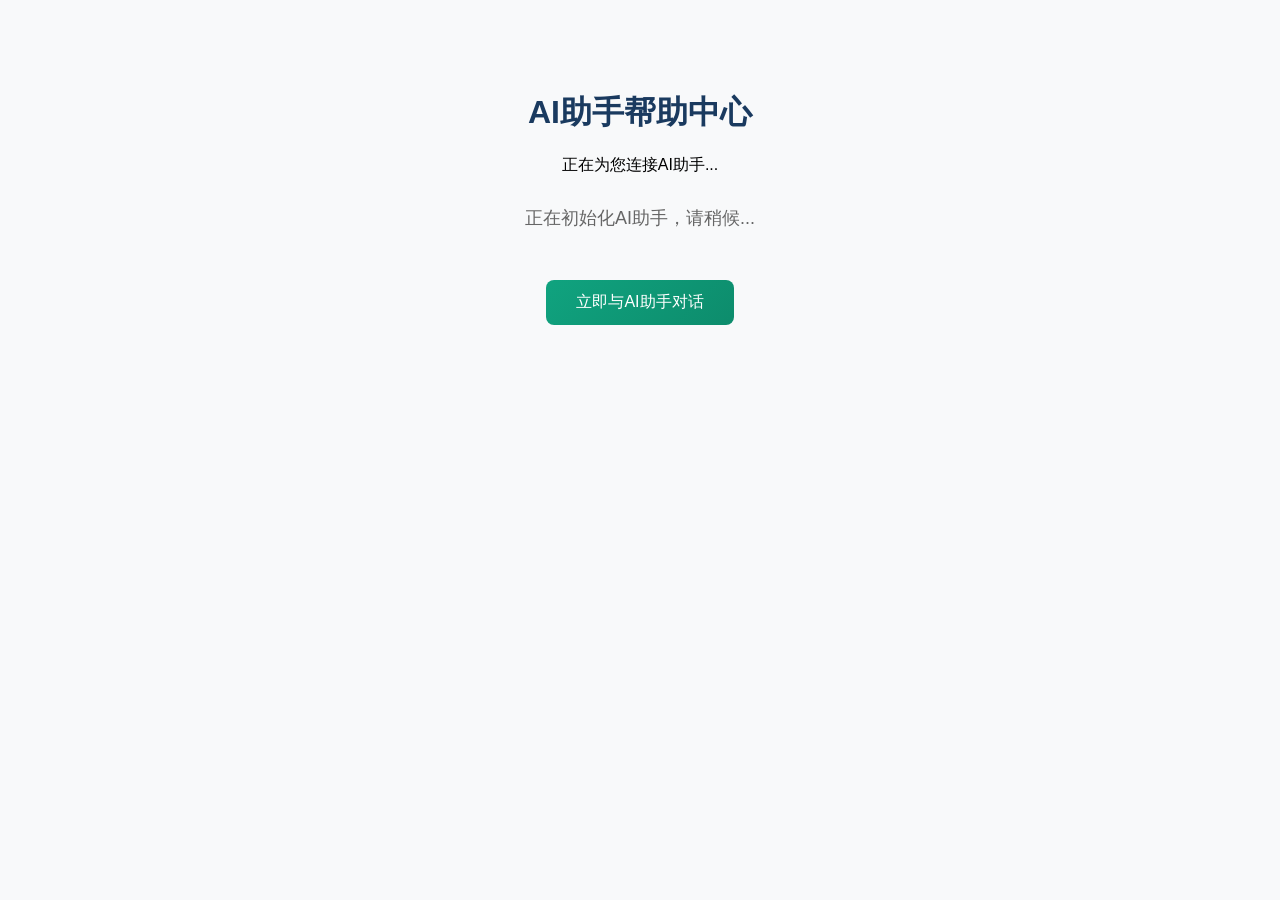
<file: frontend/aichat_help.html>
<!DOCTYPE html>
<html>
<head>
    <meta charset="utf-8">
    <title>帮助中心 - AI助手</title>
    <style>
        body {
            font-family: 'Microsoft YaHei', sans-serif;
            margin: 0;
            padding: 0;
            background: #f8f9fa;
        }
        
        .help-container {
            max-width: 800px;
            margin: 50px auto;
            padding: 20px;
            text-align: center;
        }
        
        .help-header h1 {
            color: #1a3a5f;
            margin-bottom: 20px;
        }
        
        .loading-text {
            font-size: 18px;
            color: #666;
            margin: 30px 0;
        }
        
        .start-btn {
            padding: 12px 30px;
            background: linear-gradient(135deg, #10a37f, #0d8c6c);
            color: white;
            border: none;
            border-radius: 8px;
            font-size: 16px;
            cursor: pointer;
            margin-top: 20px;
        }
    </style>
</head>
<body>
    <div class="help-container">
        <div class="help-header">
            <h1>AI助手帮助中心</h1>
            <p>正在为您连接AI助手...</p>
        </div>
        
        <div class="loading-text" id="status">
            正在初始化AI助手，请稍候...
        </div>
        
        <button class="start-btn" onclick="startAIAssistant()">
            立即与AI助手对话
        </button>
    </div>
    
    <script>
        // 自动跳转到AI助手
        function startAIAssistant() {
            // 如果chat.js已加载，直接调用
            if (typeof switchToChatPage !== 'undefined') {
                switchToChatPage('AI助手', '系统助手');
            } else {
                document.getElementById('status').textContent = '正在加载聊天系统...';
                setTimeout(startAIAssistant, 1000);
            }
        }
        
        // 页面加载后自动尝试启动
        window.onload = function() {
            setTimeout(startAIAssistant, 1500);
        };
    </script>
</body>
</html>
</file>
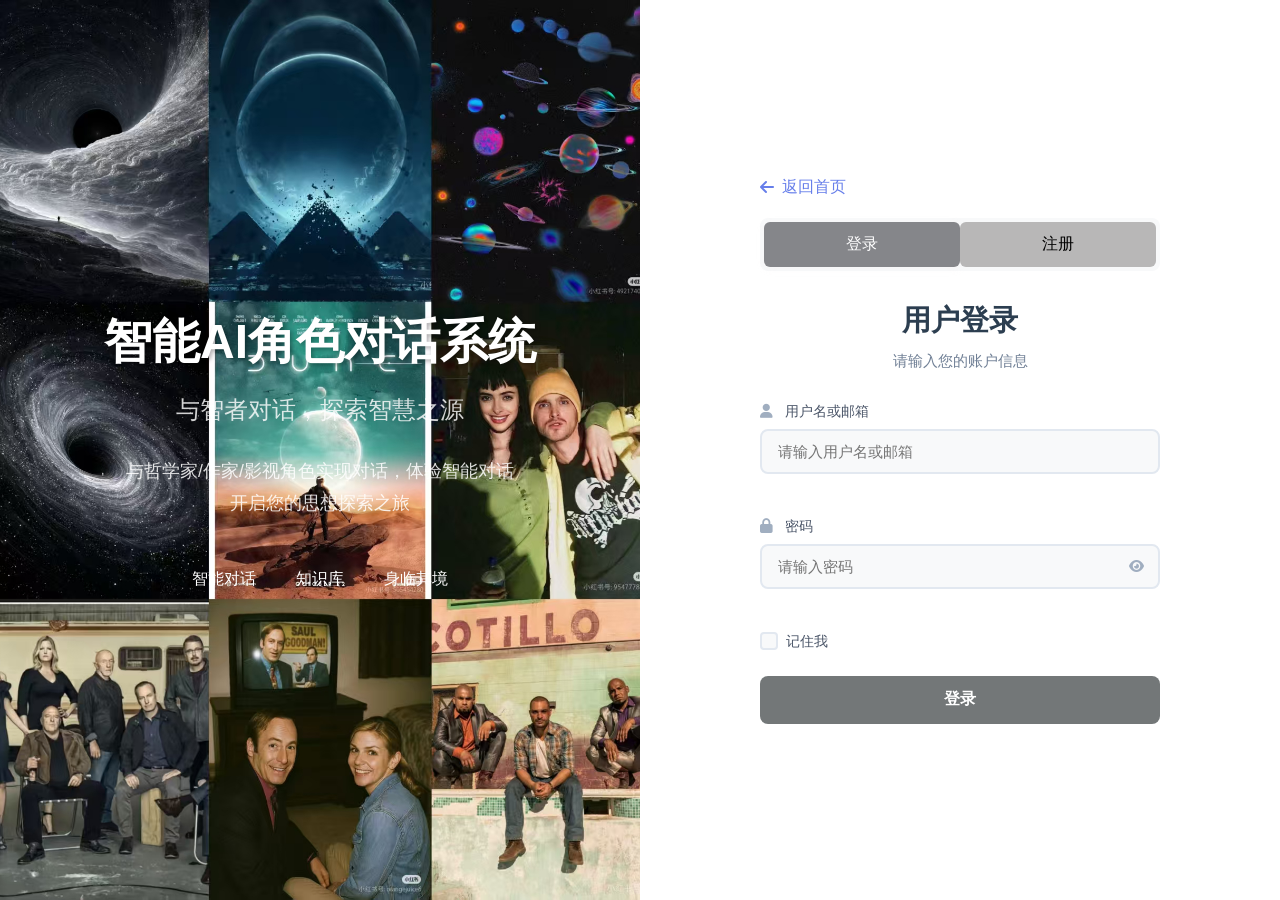
<file: frontend/aichat_login.html>
<!DOCTYPE html>
<html lang="zh-CN">
<head>
    <meta charset="UTF-8">
    <meta name="viewport" content="width=device-width, initial-scale=1.0">
    <title>哲学AI对话系统 - 登录</title>
    <link rel="stylesheet" href="aichat_login.css">
    <link rel="stylesheet" href="https://cdnjs.cloudflare.com/ajax/libs/font-awesome/6.4.0/css/all.min.css">
</head>
<body>
    <div class="login-container">
        <!-- 左侧图片区域 -->
        <div class="login-left">
            <div class="image-overlay">
                <div class="welcome-text">
                    <h1>智能AI角色对话系统</h1>
                    <p class="subtitle">与智者对话，探索智慧之源</p>
                    <p class="description">
                        与哲学家/作家/影视角色实现对话，体验智能对话<br>
                        开启您的思想探索之旅
                    </p>
                    <div class="features">
                        <div class="feature-item">
                             <span>智能对话</span>
                        </div>
                        <div class="feature-item">
                              <span>知识库</span>
                        </div>
                        <div class="feature-item">
                              <span>身临其境</span>
                        </div>
                    </div>
                </div>
            </div>
        </div>

        <!-- 右侧登录区域 -->
        <div class="login-right">
            <div class="login-form-container">
                <!-- 返回首页按钮 -->
                <a href="aichat_root.html" class="back-home">
                    <i class="fas fa-arrow-left"></i> 返回首页
                </a>

                <!-- 登录/注册切换 -->
                <div class="form-switch">
                    <button class="switch-btn active" id="loginBtn">登录</button>
                    <button class="switch-btn" id="registerBtn">注册</button>
                </div>

                <!-- 登录表单 -->
                <form id="loginForm" class="auth-form active">
                    <div class="form-header">
                        <h2>用户登录</h2>
                        <p>请输入您的账户信息</p>
                        <!-- 修改第37行： -->
<div id="messageBox" style="display: none; padding: 12px; margin: 10px 0; border-radius: 6px;"></div>
                    </div>

                    <div class="form-group">
                        <label for="loginUsername">
                            <i class="fas fa-user"></i> 用户名或邮箱
                        </label>
                        <input 
                            type="text" 
                            id="loginUsername" 
                            name="username"
                            placeholder="请输入用户名或邮箱"
                            required
                        >
                        <div class="error-message" id="loginUsernameError"></div>
                    </div>

                    <div class="form-group">
                        <label for="loginPassword">
                            <i class="fas fa-lock"></i> 密码
                        </label>
                        <div class="password-container">
                            <input 
                                type="password" 
                                id="loginPassword" 
                                name="password"
                                placeholder="请输入密码"
                                required
                            >
                            <button type="button" class="toggle-password" onclick="togglePassword('loginPassword')">
                                <i class="fas fa-eye"></i>
                            </button>
                        </div>
                        <div class="error-message" id="loginPasswordError"></div>
                    </div>

                    <div class="form-options">
                        <label class="checkbox-container">
                            <input type="checkbox" id="rememberMe">
                            <span class="checkmark"></span>
                            记住我
                        </label>
                       
                    </div>

                    <button type="submit" class="submit-btn" id="loginSubmitBtn">
                        <span>登录</span>
                        <div class="spinner hidden">
                            <div class="bounce1"></div>
                            <div class="bounce2"></div>
                            <div class="bounce3"></div>
                        </div>
                    </button>
                </form>

                <!-- 注册表单 -->
                <form id="registerForm" class="auth-form">
                    <div class="form-header">
                        <h2>用户注册</h2>
                        <p>创建您的哲学AI账户</p>
                    </div>

                    <div class="form-group">
                        <label for="registerUsername">
                            <i class="fas fa-user"></i> 用户名
                        </label>
                        <input 
                            type="text" 
                            id="registerUsername" 
                            name="username"
                            placeholder="请输入用户名（3-20位字母数字）"
                            required
                        >
                        <div class="error-message" id="registerUsernameError"></div>
                    </div>

                    <div class="form-group">
                        <label for="registerEmail">
                            <i class="fas fa-envelope"></i> 邮箱
                        </label>
                        <input 
                            type="email" 
                            id="registerEmail" 
                            name="email"
                            placeholder="请输入邮箱"
                            required
                        >
                        <div class="error-message" id="registerEmailError"></div>
                    </div>

                    <div class="form-group">
                        <label for="registerFullName">
                            <i class="fas fa-id-card"></i> 姓名
                        </label>
                        <input 
                            type="text" 
                            id="registerFullName" 
                            name="full_name"
                            placeholder="请输入您的姓名"
                            required
                        >
                        <div class="error-message" id="registerFullNameError"></div>
                    </div>

                    <div class="form-group">
                        <label for="registerPassword">
                            <i class="fas fa-lock"></i> 密码
                        </label>
                        <div class="password-container">
                            <input 
                                type="password" 
                                id="registerPassword" 
                                name="password"
                                placeholder="请输入密码（至少6位）"
                                required
                            >
                            <button type="button" class="toggle-password" onclick="togglePassword('registerPassword')">
                                <i class="fas fa-eye"></i>
                            </button>
                        </div>
                        <div class="error-message" id="registerPasswordError"></div>
                    </div>

                    <div class="form-group">
                        <label for="registerConfirmPassword">
                            <i class="fas fa-lock"></i> 确认密码
                        </label>
                        <div class="password-container">
                            <input 
                                type="password" 
                                id="registerConfirmPassword" 
                                name="confirm_password"
                                placeholder="请再次输入密码"
                                required
                            >
                            <button type="button" class="toggle-password" onclick="togglePassword('registerConfirmPassword')">
                                <i class="fas fa-eye"></i>
                            </button>
                        </div>
                        <div class="error-message" id="registerConfirmPasswordError"></div>
                    </div>

                    

                    <button type="submit" class="submit-btn" id="registerSubmitBtn">
                        <span>注册</span>
                        <div class="spinner hidden">
                            <div class="bounce1"></div>
                            <div class="bounce2"></div>
                            <div class="bounce3"></div>
                        </div>
                    </button>
                
                </form>

               
                

          
        </div>
    </div>

    <!-- 模态框容器 -->
    <div id="modalContainer"></div>

    <script src="aichat_login.js"></script>
</body>
</html>
</file>
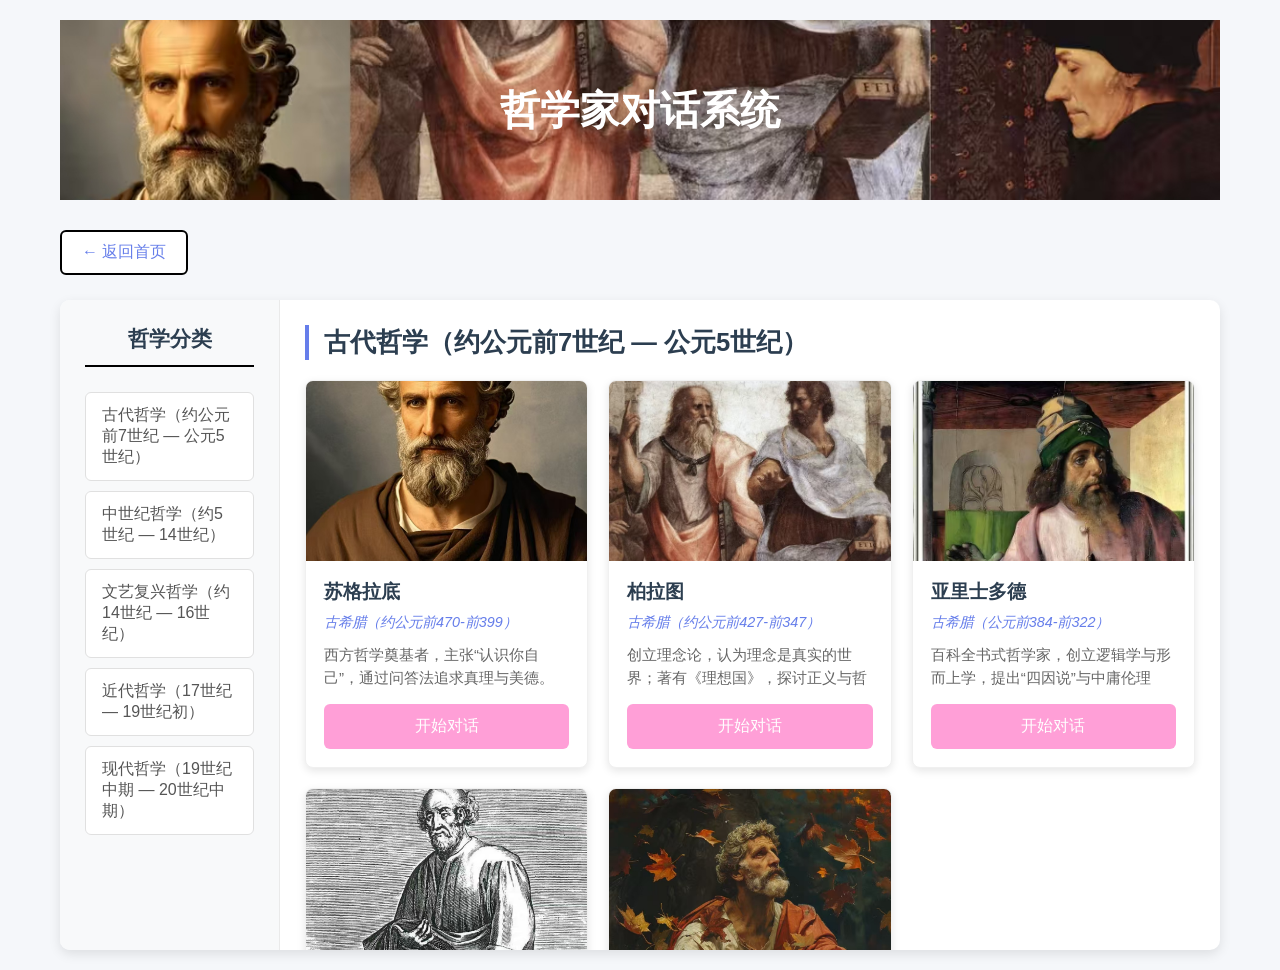
<file: frontend/aichat_philosophers.html>
<!DOCTYPE html>
<html lang="zh-CN">
<head>
    <meta charset="UTF-8">
    <meta name="viewport" content="width=device-width, initial-scale=1.0">
    <title>哲学家对话系统</title>
    <style>
        /* ==================== CSS重置 ==================== */
        * {
            margin: 0;
            padding: 0;
            box-sizing: border-box;
        }
        
        body {
            font-family: 'Microsoft YaHei', Arial, sans-serif;
            background-color: #f5f7fa;
            color: #333;
        }
        
        /* ==================== 主容器 ==================== */
        .container {
            width: 1200px;
            margin: 0 auto;
            padding: 20px;
        }
        
        /* ==================== 顶部区域 ==================== */
      .header {
            height: 180px;
              background: url('my_imgs/哲学家.jpg') center -100px / cover no-repeat;
           color: white;
            text-align: center;
            line-height: 180px;
            margin-bottom: 30px;
            /* border-radius: 10px; */
            /* box-shadow: 0 4px 12px rgba(102, 126, 234, 0.3); */
        }
        
        
        .header h1 {
            font-size: 2.5rem;
            font-weight: 600;
        }
        
        /* ==================== 返回按钮 ==================== */
        .back-btn {
            margin-bottom: 25px;
        }
        
        .back-btn a {
            display: inline-block;
            padding: 10px 20px;
            background: white;
            color: #667eea;
            text-decoration: none;
            border-radius: 6px;
            border: 2px solid  #000000;
            font-weight: 500;
            transition: all 0.2s;
        }
        
        .back-btn a:hover {
            background: #667eea;
            color: white;
        }
        
        /* ==================== 主体布局 ==================== */
        .main-content {
            display: flex;
            height: 650px;
            background: white;
            border-radius: 10px;
            box-shadow: 0 4px 12px rgba(0, 0, 0, 0.1);
            overflow: hidden;
        }
        
        /* ==================== 左侧导航 ==================== */
        .sidebar {
            width: 220px;
            background: #f8f9fa;
            border-right: 1px solid #eaeaea;
            padding: 25px;
        }
        
        .sidebar h3 {
            color: #2c3e50;
            font-size: 1.3rem;
            margin-bottom: 25px;
            padding-bottom: 12px;
            border-bottom: 2px solid #000000;
            text-align: center;
        }
        
        .nav-menu {
            list-style: none;
        }
        
        .nav-menu li {
            margin-bottom: 10px;
        }
        
        .nav-menu a {
            display: block;
            padding: 12px 16px;
            background: white;
            color: #555;
            text-decoration: none;
            border-radius: 6px;
            border: 1px solid #e0e0e0;
            transition: all 0.2s;
        }
        
        .nav-menu a:hover {
            background:  #B2B2B2;
            color: white;
            border-color:#B2B2B2 ;
        }
        
        /* ==================== 右侧内容区 ==================== */
        .content-area {
            flex: 1;
            padding: 25px;
            overflow-y: auto;
        }
        
        /* 滚动条样式 */
       .content-area {
    /* 保持原有样式 */
    flex: 1;
    padding: 25px;
    overflow-y: auto;
    
    /* 隐藏滚动条但不影响布局 */
    scrollbar-width: none; /* Firefox */
    -ms-overflow-style: none; /* IE/Edge */
}

.content-area::-webkit-scrollbar {
    display: none; /* Chrome, Safari, Edge */
}
        /* ==================== 哲学家分类区 ==================== */
        .philosopher-section {
            margin-bottom: 35px;
        }
        
        .philosopher-section h2 {
            color: #2c3e50;
            font-size: 1.6rem;
            margin-bottom: 20px;
            padding-left: 15px;
            border-left: 4px solid #667eea;
        }
        
        /* ==================== 哲学家网格 ==================== */
        .philosopher-grid {
            display: grid;
            grid-template-columns: repeat(3, 1fr);
            gap: 20px;
        }
        
        /* ==================== 哲学家卡片 ==================== */
        .philosopher-card {
            background: white;
            border-radius: 8px;
            overflow: hidden;
            box-shadow: 0 3px 8px rgba(0, 0, 0, 0.1);
            border: 1px solid #f0f0f0;
            transition: all 0.3s;
        }
        
        .philosopher-card:hover {
            box-shadow: 0 6px 16px rgba(0, 0, 0, 0.15);
            transform: translateY(-5px);
        }
        
        .card-image {
            height: 180px;
            overflow: hidden;
        }
        
        .card-image img {
            width: 100%;
            height: 100%;
            object-fit: cover;
            transition: transform 0.3s;
        }
        
        .philosopher-card:hover .card-image img {
            transform: scale(1.05);
        }
        
        .card-content {
            padding: 18px;
        }
        
        .card-content h3 {
            color: #2c3e50;
            font-size: 1.2rem;
            margin-bottom: 8px;
        }
        
        .card-era {
            color: #667eea;
            font-size: 0.9rem;
            margin-bottom: 12px;
            font-style: italic;
        }
        
        .card-description {
            color: #666;
            font-size: 0.95rem;
            line-height: 1.5;
            margin-bottom: 18px;
            height: 42px;
            overflow: hidden;
        }
        
        /* ==================== 对话按钮 ==================== */
        .chat-btn {
            width: 100%;
            padding: 12px;
            background:    #FF9FD7;
            color: white;
            border: none;
            border-radius: 6px;
            cursor: pointer;
            font-size: 1rem;
            font-weight: 500;
            transition: all 0.2s;
        }
        
        .chat-btn:hover {
            background:  #F23BC6;
        }
        
        /* ==================== 动画效果 ==================== */
        @keyframes fadeIn {
            from {
                opacity: 0;
                transform: translateY(10px);
            }
            to {
                opacity: 1;
                transform: translateY(0);
            }
        }
        
        .philosopher-section {
            animation: fadeIn 0.4s ease forwards;
        }
        
        /* 为不同分类添加延迟效果 */
        #eastern { animation-delay: 0.1s; }
        #female { animation-delay: 0.2s; }
        #chinese { animation-delay: 0.3s; }
        
    </style>
</head>
<body>
    <div class="container">
        <!-- 顶部标题 -->
        <div class="header">
            <h1>哲学家对话系统</h1>
        </div>
        
        <!-- 返回按钮 -->
        <div class="back-btn">
            <a href="aichat_root.html">← 返回首页</a>
        </div>
        
        <!-- 主体内容 -->
        <div class="main-content">
            <!-- 左侧导航 -->
            <div class="sidebar">
                <h3>哲学分类</h3>
                <ul class="nav-menu">
                    <li><a href="#Ancient Philosophy"> 古代哲学（约公元前7世纪 — 公元5世纪）</a></li>
                    <li><a href="#Medieval Philosophy"> 中世纪哲学（约5世纪 — 14世纪）</a></li>
                    <li><a href="#Renaissance Philosophy">文艺复兴哲学（约14世纪 — 16世纪）</a></li>
                    <li><a href="#Modern Philosophy">近代哲学（17世纪 — 19世纪初）</a></li>
					<li><a href="#Contemporary Philosophy">现代哲学（19世纪中期 — 20世纪中期）</a></li>
		
                </ul>
            </div>
            
            <!-- 右侧内容 -->
            <div class="content-area">
                               
                <!-- 古代哲学（约公元前7世纪 — 公元5世纪） -->
                <section id="Ancient Philosophy" class="philosopher-section">
                    <h2>古代哲学（约公元前7世纪 — 公元5世纪）</h2>
                    <div class="philosopher-grid">
                        <article class="philosopher-card">
    <div class="card-image">
        <img src="my_imgs/苏格拉底.jpg" alt="苏格拉底">
    </div>
    <div class="card-content">
        <h3>苏格拉底</h3>
        <p class="card-era">古希腊（约公元前470-前399）</p>
        <p class="card-description">西方哲学奠基者，主张“认识你自己”，通过问答法追求真理与美德。</p>
        <button class="chat-btn">开始对话</button>
    </div>
</article>

<article class="philosopher-card">
   <div class="card-image"
         style="background: url('my_imgs/柏拉图.jpg') center -5px / cover no-repeat; height: 180px;"></div>
           
    <div class="card-content">
        <h3>柏拉图</h3>
        <p class="card-era">古希腊（约公元前427-前347）</p>
        <p class="card-description">创立理念论，认为理念是真实的世界；著有《理想国》，探讨正义与哲学王。</p>
        <button class="chat-btn">开始对话</button>
    </div>
</article>

<article class="philosopher-card">
    <div class="card-image"
         style="background: url('my_imgs/亚里士多德.jpg') center -30px / cover no-repeat; height: 180px;"></div>
           
    <div class="card-content">
        <h3>亚里士多德</h3>
        <p class="card-era">古希腊（公元前384-前322）</p>
        <p class="card-description">百科全书式哲学家，创立逻辑学与形而上学，提出“四因说”与中庸伦理学。</p>
        <button class="chat-btn">开始对话</button>
    </div>
</article>

<article class="philosopher-card">
    
    <div class="card-image"
         style="background: url('my_imgs/伊壁鸠鲁.jpg') center -10px / cover no-repeat; height: 180px;"></div>
           
    <div class="card-content">
        <h3>伊壁鸠鲁</h3>
        <p class="card-era">希腊化时期（公元前341-前270）</p>
        <p class="card-description">快乐主义创始人，主张通过消除恐惧（尤其对神与死亡的恐惧）获得内心宁静。</p>
        <button class="chat-btn">开始对话</button>
    </div>
</article>

<article class="philosopher-card">
   
    <div class="card-image"
         style="background: url('my_imgs/马可奥勒留.jpg') center -10px / cover no-repeat; height: 180px;"></div>
           
    <div class="card-content">
        <h3>马可·奥勒留</h3>
        <p class="card-era">古罗马（公元121-180）</p>
        <p class="card-description">罗马皇帝，斯多葛学派代表，著有《沉思录》，强调理性、责任与顺应自然。</p>
        <button class="chat-btn">开始对话</button>
    </div>
</article>              
                    </div>
                </section>
                 <!--  中世纪哲学（约5世纪 — 14世纪） -->
                <section id="Medieval Philosophy" class="philosopher-section">
                    <h2> 中世纪哲学（约5世纪 — 14世纪）</h2>
                    <div class="philosopher-grid">
                        <article class="philosopher-card">
    
     <div class="card-image"
         style="background: url('my_imgs/奥古斯丁.jpg') center -10px / cover no-repeat; height: 180px;"></div>
       
    <div class="card-content">
        <h3>奥古斯丁</h3>
        <p class="card-era">教父哲学（公元354-430）</p>
        <p class="card-description">融合柏拉图主义与基督教，著有《忏悔录》与《上帝之城》，深刻探讨原罪、恩典与时间。</p>
        <button class="chat-btn">开始对话</button>
    </div>
</article>

<article class="philosopher-card">
    
    <div class="card-image"
         style="background: url('my_imgs/托马斯阿奎那.jpg') center -10px / cover no-repeat; height: 180px;"></div>
       
    <div class="card-content">
        <h3>托马斯·阿奎那</h3>
        <p class="card-era">经院哲学（约1225-1274）</p>
        <p class="card-description">整合亚里士多德哲学与基督教神学，提出“五路证明”，构建庞大的神学哲学体系。</p>
        <button class="chat-btn">开始对话</button>
    </div>
</article>

<article class="philosopher-card">
    <div class="card-image">
        <img src="my_imgs/安瑟伦.jpg" alt="安瑟伦">
    </div>
    <div class="card-content">
        <h3>安瑟伦</h3>
        <p class="card-era">经院哲学（1033-1109）</p>
        <p class="card-description">提出“上帝存在的本体论证明”，名言“信仰寻求理解”。</p>
        <button class="chat-btn">开始对话</button>
    </div>
</article>

<article class="philosopher-card">
    
     <div class="card-image"
         style="background: url('my_imgs/伊本西那.jpg') center -26px / cover no-repeat; height: 180px;"></div>
       
    <div class="card-content">
        <h3>伊本·西那（阿维森纳）</h3>
        <p class="card-era">伊斯兰黄金时代（980-1037）</p>
        <p class="card-description">波斯哲学家与医学家，其哲学综合了新柏拉图主义和亚里士多德主义，影响深远。</p>
        <button class="chat-btn">开始对话</button>
    </div>
</article>

<article class="philosopher-card">
     <div class="card-image"
         style="background: url('my_imgs/奥卡姆的威廉照片.jpg') center -10px / cover no-repeat; height: 180px;"></div>
       
    <div class="card-content">
        <h3>奥卡姆的威廉</h3>
        <p class="card-era">中世纪晚期（约1287-1347）</p>
        <p class="card-description">提出“奥卡姆剃刀”原则（如无必要，勿增实体），挑战经院哲学，为近代科学思维铺路。</p>
        <button class="chat-btn">开始对话</button>
    </div>
</article>
                        
                        <!-- 可以复制更多卡片 -->
                    </div>
                </section>
				 <!-- 古 文艺复兴哲学（约14世纪 — 16世纪） -->
                <section id="Renaissance Philosophy" class="philosopher-section">
                    <h2> 文艺复兴哲学（约14世纪 — 16世纪）</h2>
                    <div class="philosopher-grid">
                       <article class="philosopher-card">
    
    <div class="card-image"
         style="background: url('my_imgs/伊拉斯谟像.jpg') center -26px / cover no-repeat; height: 180px;"></div>
       
    <div class="card-content">
        <h3>伊拉斯谟</h3>
        <p class="card-era">文艺复兴北方人文主义（1466-1536）</p>
        <p class="card-description">代表作《愚人颂》，批判教会腐败与社会愚昧，倡导人文主义与和平的宗教改革。</p>
        <button class="chat-btn">开始对话</button>
    </div>
</article>

<article class="philosopher-card">
    
    <div class="card-image"
         style="background: url('my_imgs/马基雅维利.jpg') center -26px / cover no-repeat; height: 180px;"></div>
       
    <div class="card-content">
        <h3>马基雅维利</h3>
        <p class="card-era">文艺复兴（1469-1527）</p>
        <p class="card-description">现代政治学之父，著有《君主论》，主张政治应脱离道德束缚，现实主义先驱。</p>
        <button class="chat-btn">开始对话</button>
    </div>
</article>

<article class="philosopher-card">
    <div class="card-image">
        <img src="my_imgs/托马斯莫尔.jpg" alt="托马斯·莫尔">
    </div>
    <div class="card-content">
        <h3>托马斯·莫尔</h3>
        <p class="card-era">文艺复兴（1478-1535）</p>
        <p class="card-description">著有《乌托邦》，描绘了一个财产公有、理性治理的理想社会，影响空想社会主义。</p>
        <button class="chat-btn">开始对话</button>
    </div>
</article>

<article class="philosopher-card">
    
     <div class="card-image"
         style="background: url('my_imgs/乔尔丹诺·布鲁诺.jpg') center -26px / cover no-repeat; height: 180px;"></div>
       
    <div class="card-content">
        <h3>乔尔丹诺·布鲁诺</h3>
        <p class="card-era">文艺复兴晚期（1548-1600）</p>
        <p class="card-description">主张宇宙无限与多中心论，泛神论者，因捍卫日心说等思想被宗教裁判所焚烧。</p>
        <button class="chat-btn">开始对话</button>
    </div>
</article>

<article class="philosopher-card">
    <div class="card-image">
        <img src="my_imgs/蒙田.jpg" alt="蒙田">
    </div>
    <div class="card-content">
        <h3>蒙田</h3>
        <p class="card-era">文艺复兴（1533-1592）</p>
        <p class="card-description">散文集创始人，以《随笔集》闻名，强调怀疑主义、自我审视与宽容。</p>
        <button class="chat-btn">开始对话</button>
    </div>
</article>
                        
                        <!-- 可以复制更多卡片 -->
                    </div>
                </section>
				 <!-- 近代哲学（17世纪 — 19世纪初） -->
                <section id="Modern Philosophy" class="philosopher-section">
                    <h2>近代哲学（17世纪 — 19世纪初）</h2>
                    <div class="philosopher-grid">
                        <article class="philosopher-card">
    
    <div class="card-image"
         style="background: url('my_imgs/笛卡尔.jpg') center -26px / cover no-repeat; height: 180px;"></div>
       
    <div class="card-content">
        <h3>笛卡尔</h3>
        <p class="card-era">理性主义（1596-1650）</p>
        <p class="card-description">“近代哲学之父”，提出“我思故我在”，创立理性主义与 Cartesian 坐标系。</p>
        <button class="chat-btn">开始对话</button>
    </div>
</article>

<article class="philosopher-card">

    <div class="card-image"
         style="background: url('my_imgs/斯宾诺莎.jpg') center -26px / cover no-repeat; height: 180px;"></div>
       
    <div class="card-content">
        <h3>斯宾诺莎</h3>
        <p class="card-era">理性主义（1632-1677）</p>
        <p class="card-description">提出“神即自然”的泛神论，用几何学方法构建伦理学体系，追求理性自由。</p>
        <button class="chat-btn">开始对话</button>
    </div>
</article>

<article class="philosopher-card">
    <div class="card-image">
        <img src="my_imgs/洛克.jpg" alt="洛克">
    </div>
    <div class="card-content">
        <h3>洛克</h3>
        <p class="card-era">经验主义（1632-1704）</p>
        <p class="card-description">经验论奠基人，提出“白板说”，主张知识源于经验；自由主义政治哲学先驱。</p>
        <button class="chat-btn">开始对话</button>
    </div>
</article>

<article class="philosopher-card">
    
    <div class="card-image"
         style="background: url('my_imgs/休谟.jpg') center -26px / cover no-repeat; height: 180px;"></div>
       
    <div class="card-content">
        <h3>休谟</h3>
        <p class="card-era">经验主义（1711-1776）</p>
        <p class="card-description">彻底的经验主义者与怀疑论者，挑战因果关系与自我观念的客观性，影响康德。</p>
        <button class="chat-btn">开始对话</button>
    </div>
</article>

<article class="philosopher-card">
   
    <div class="card-image"
         style="background: url('my_imgs/康德.jpg') center -26px / cover no-repeat; height: 180px;"></div>
       
    <div class="card-content">
        <h3>康德</h3>
        <p class="card-era">德国古典哲学（1724-1804）</p>
        <p class="card-description">发动“哥白尼式革命”，调和理性与经验，著有《纯粹理性批判》，奠定批判哲学。</p>
        <button class="chat-btn">开始对话</button>
    </div>
</article>
                    </div>
                </section>
				 <!-- 现代哲学（19世纪中期 — 20世纪中期） -->
                <section id="Contemporary Philosophy" class="philosopher-section">
                    <h2>现代哲学（19世纪中期 — 20世纪中期）</h2>
                    <div class="philosopher-grid">
                      

<article class="philosopher-card">
    
    <div class="card-image"
         style="background: url('my_imgs/马克思.jpg') center -26px / cover no-repeat; height: 180px;"></div>
       
    <div class="card-content">
        <h3>卡尔·马克思</h3>
        <p class="card-era">马克思主义（1818-1883）</p>
        <p class="card-description">创立历史唯物主义与剩余价值理论，强调实践与阶级斗争，著作《资本论》。</p>
        <button class="chat-btn">开始对话</button>
    </div>
</article>

<article class="philosopher-card">
    
     <div class="card-image"
         style="background: url('my_imgs/尼采.jpg') center -26px / cover no-repeat; height: 180px;"></div>
       
    <div class="card-content">
        <h3>尼采</h3>
        <p class="card-era">存在主义先驱（1844-1900）</p>
        <p class="card-description">宣告“上帝已死”，批判传统道德，提出“权力意志”与“超人哲学”。</p>
        <button class="chat-btn">开始对话</button>
    </div>
</article>

<article class="philosopher-card">
    <div class="card-image">
        <img src="my_imgs/伯特兰·罗素.jpg" alt="伯特兰·罗素">
    </div>
    <div class="card-content">
        <h3>伯特兰·罗素</h3>
        <p class="card-era">分析哲学（1872-1970）</p>
        <p class="card-description">分析哲学奠基人之一，关注语言与逻辑，著有《西方哲学史》，社会活动家。</p>
        <button class="chat-btn">开始对话</button>
    </div>
</article>

<article class="philosopher-card">
    <div class="card-image">
        <img src="my_imgs/海德格尔.jpg" alt="海德格尔">
    </div>
    <div class="card-content">
        <h3>海德格尔</h3>
        <p class="card-era">现象学与存在主义（1889-1976）</p>
        <p class="card-description">探讨“存在”问题，分析“此在”的生存结构，著有《存在与时间》。</p>
        <button class="chat-btn">开始对话</button>
    </div>
</article>
                    </div>
                </section>
            
            </div>
        </div>
    </div>
   
</body>
</html>
<script src="chat.js"></script>
<script>
    // 可选：添加键盘快捷键
    document.addEventListener('keydown', function(e) {
        // ESC键关闭对话框
        if (e.key === 'Escape') {
            closeChat();
        }
        
        // Ctrl+E导出历史记录
        if (e.ctrlKey && e.key === 'e') {
            e.preventDefault();
            exportChatHistory();
        }
    });
    // 可选：添加页面加载提示
    window.onload = function() {
        console.log('🎬 影视角色对话系统已加载完成！');
        console.log('💬 点击任意角色的"与角色对话"按钮开始聊天');
        console.log('🔧 确保后端服务已启动: http://localhost:5000');
    };
</script>
</body>
</html>
</file>
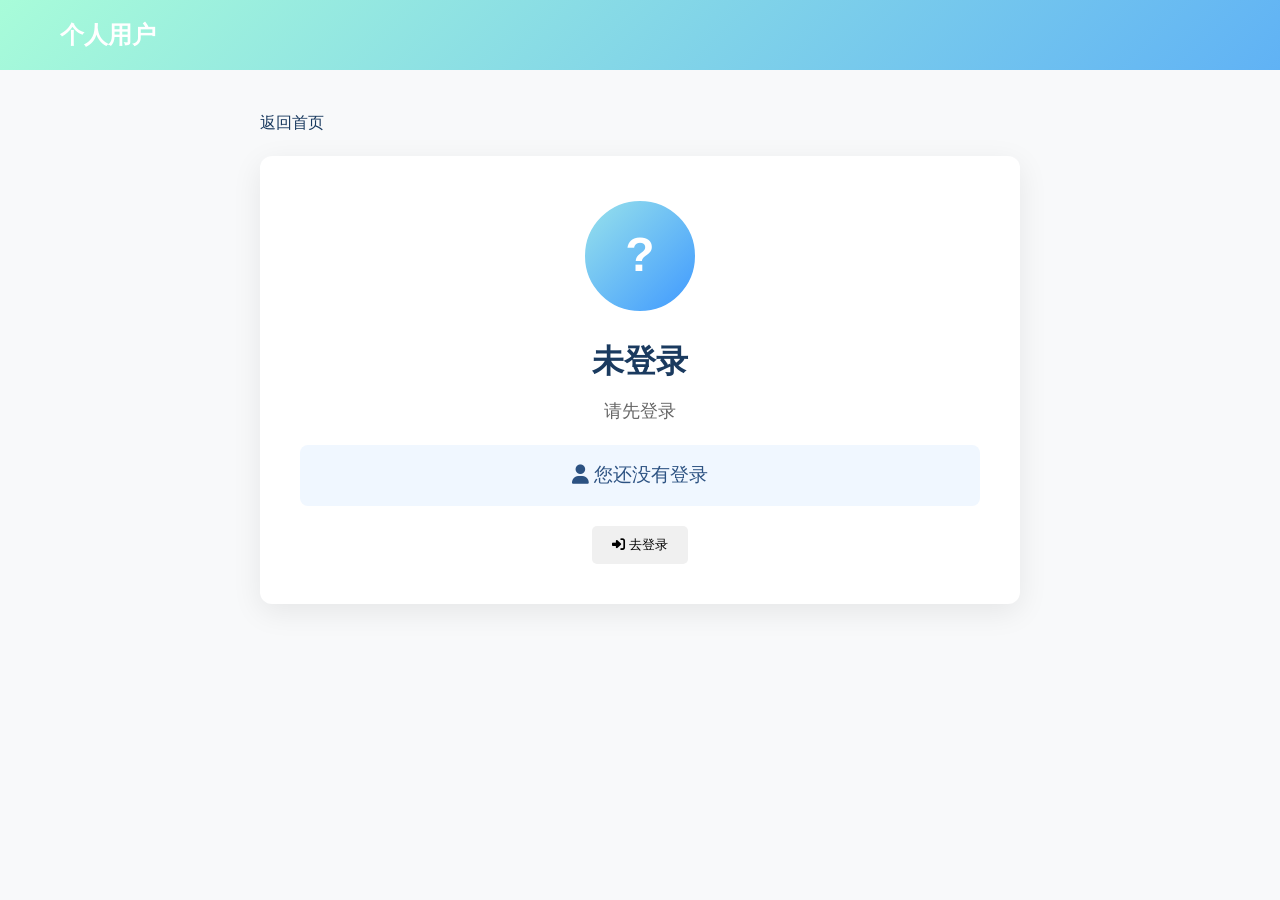
<file: frontend/aichat_profile.html>
<!DOCTYPE html>
<html lang="zh-CN">
<head>
    <meta charset="UTF-8">
    <meta name="viewport" content="width=device-width, initial-scale=1.0">
    <title>我的主页 - 哲学AI对话系统</title>
    <link rel="stylesheet" href="https://cdnjs.cloudflare.com/ajax/libs/font-awesome/6.4.0/css/all.min.css">
    <style>
        * {
            margin: 0;
            padding: 0;
            box-sizing: border-box;
        }
        
        body {
            font-family: 'Microsoft YaHei', 'PingFang SC', 'Helvetica Neue', Arial, sans-serif;
            background-color: #f8f9fa;
            color: #333;
            line-height: 1.6;
        }
        
        .header-nav {
            background: linear-gradient(135deg, #a8fcd9 0%, #60b2f5 100%);
            height: 70px;
        }
        
        .nav-container {
            max-width: 1200px;
            margin: 0 auto;
            padding: 0 20px;
            height: 100%;
            display: flex;
            align-items: center;
            justify-content: space-between;
        }
        
        .logo {
            display: flex;
            align-items: center;
            color: white;
            font-size: 24px;
            font-weight: bold;
            text-decoration: none;
        }
        
        .logo-icon {
            width: 40px;
            height: 40px;
            background: linear-gradient(135deg, #93c7f8, #a9e3f8);
            border-radius: 20px;
            margin-right: 12px;
            display: flex;
            align-items: center;
            justify-content: center;
            font-weight: bold;
            font-size: 18px;
            color:rgb(90, 87, 87);
        }
        
        .main-container {
            max-width: 800px;
            margin: 40px auto;
            padding: 0 20px;
        }
        
        .profile-card {
            background: white;
            border-radius: 12px;
            box-shadow: 0 8px 30px rgba(0, 0, 0, 0.08);
            padding: 40px;
            margin-bottom: 30px;
            text-align: center;
        }
        
        .avatar {
            width: 120px;
            height: 120px;
            border-radius: 50%;
            background: linear-gradient(135deg, #98e2eb, #3f99ff);
            display: flex;
            align-items: center;
            justify-content: center;
            color: white;
            font-size: 48px;
            font-weight: bold;
            margin: 0 auto 20px;
            border: 5px solid white;
        
        }
        
        h2 {
            font-size: 2rem;
            color: #1a3a5f;
            margin-bottom: 10px;
        }
        
        .username {
            color: #666;
            font-size: 1.1rem;
            margin-bottom: 20px;
        }
        
        .welcome-message {
            font-size: 1.2rem;
            color: #2c5282;
            padding: 15px;
            background: #f0f7ff;
            border-radius: 8px;
            margin-top: 20px;
        }
        
        .loading {
            text-align: center;
            padding: 50px;
            color: #666;
        }
        
        .back-btn {
            display: inline-block;
            margin-bottom: 20px;
            color: #1a3a5f;
            text-decoration: none;
            font-weight: 500;
        }
        
        .back-btn:hover {
            color: #2c5282;
        }
        
        .logout-btn {
            margin-top: 20px;
            padding: 10px 20px;
            background: #f0f0f0;
            border: none;
            border-radius: 5px;
            cursor: pointer;
        }
        
        .logout-btn:hover {
            background: #e0e0e0;
        }
    </style>
</head>
<body>
    <!-- 顶部导航 -->
    <header class="header-nav">
        <div class="nav-container">
            <a href="aichat_root.html" class="logo">
                  个人用户
            </a>
        </div>
    </header>
    
    <!-- 主内容区 -->
    <main class="main-container">
        <a href="aichat_root.html" class="back-btn">
            返回首页
        </a>
        
        <div id="profileContent">
            <div class="loading" id="loading">
                 加载中...
            </div>
            
            <div class="profile-card" id="profileCard" style="display: none;">
                <!-- JS会在这里显示内容 -->
            </div>
        </div>
    </main>
    
    <!-- 引入JS文件 -->
    <script src="aichat_profile.js"></script>
</body>
</html>
</file>
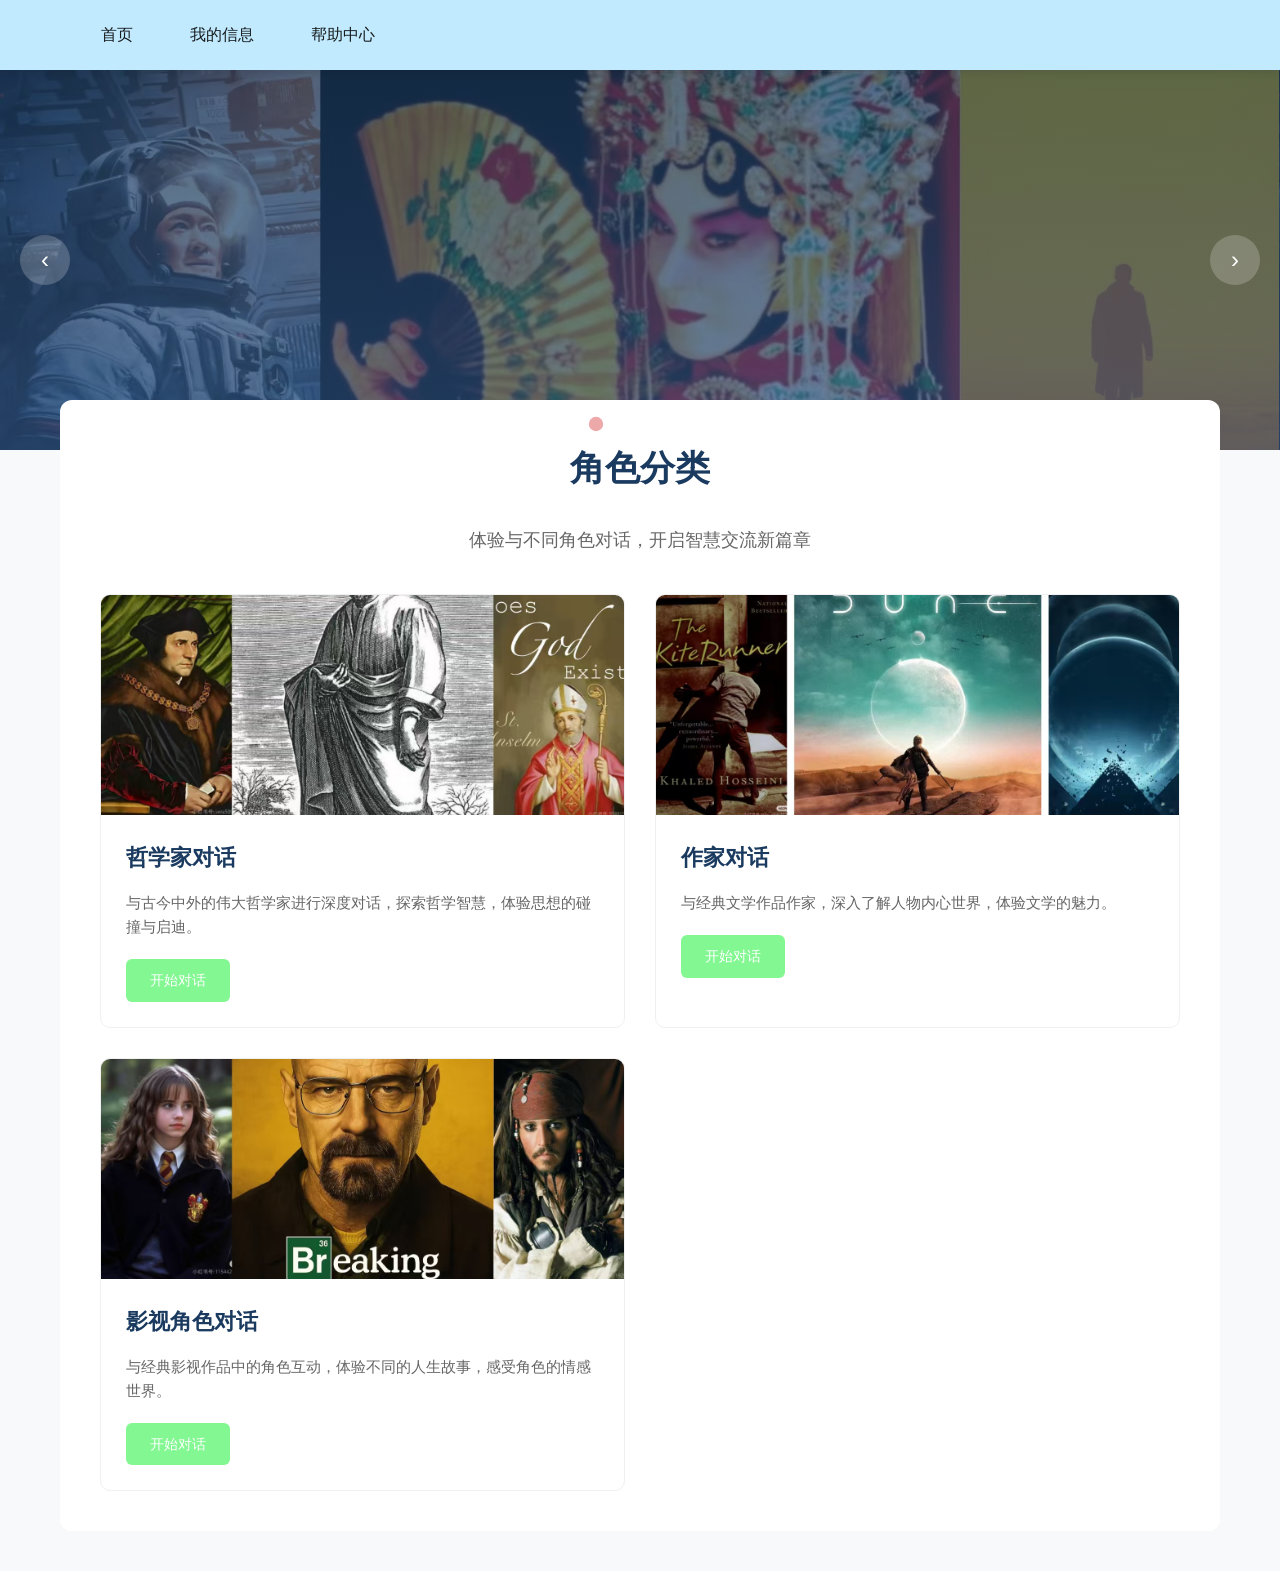
<file: frontend/aichat_root.html>
<!doctype html>
<html>
<head>
<meta charset="utf-8">
<title>哲学AI对话系统</title>
<style>
    /* 重置样式 */
    * {
        margin: 0;
        padding: 0;
        box-sizing: border-box;
    }
    
    body {
        font-family: 'Microsoft YaHei', 'PingFang SC', 'Helvetica Neue', Arial, sans-serif;
        background-color: #f8f9fa;
        color: #333;
        line-height: 1.6;
    }
    
    /* 顶部导航条 */
    .header-nav {
        background:  #c1eaff;
        height: 70px;
        box-shadow: 0 2px 10px rgba(0, 0, 0, 0.1);
        position: relative;
        z-index: 1000;
    }
    
    .nav-container {
        max-width: 1200px;
        margin: 0 auto;
        padding: 0 20px;
        height: 100%;
        display: flex;
        align-items: center;
        justify-content: space-between;
    }
    
    .logo {
        display: flex;
        align-items: center;
        color: rgb(0, 0, 0);
        font-size: 24px;
        font-weight: bold;
        text-decoration: none;
    }
    
    /* .logo-icon {
        width: 40px;
        height: 40px;
        background:  #3cbaf9;
        border-radius: 20px;
        margin-right: 12px;
        display: flex;
        align-items: center;
        justify-content: center;
        font-weight: bold;
        font-size: 18px;
    } */
    
    .nav-menu {
        display: flex;
        list-style: none;
        margin: 0;
        padding: 0;
    }
    
    .nav-menu li {
        margin-left: 25px;
    }
    
    .nav-menu a {
        color: rgba(5, 5, 5, 0.9);
        text-decoration: none;
        font-size: 16px;
        font-weight: 500;
        padding: 8px 16px;
        border-radius: 4px;
        transition: all 0.3s ease;
    }
    
    .nav-menu a:hover {
        color: white;
        background: rgba(255, 255, 255, 0.1);
        transform: translateY(-2px);
    }
    
    /* 轮播图区域 - 替换原来的横幅区域 */
    .carousel-container {
        height: 380px;
        position: relative;
        overflow: hidden;
        background-color: #1a3a5f;
    }
    
    .carousel-slides {
        display: flex;
        width: 500%; /* 5张图片 */
        height: 100%;
        transition: transform 1s ease-in-out;
    }
    
    .carousel-slide {
        width: 20%; /* 每张图片占20%宽度 */
        height: 100%;
        position: relative;
        background-size: cover;
        background-position: center;
        display: flex;
        align-items: center;
        justify-content: center;
        text-align: center;
        color: white;
    }
    
    /* 每张轮播图的背景和内容 */
    .slide1 {
        background: linear-gradient(rgba(26, 58, 95, 0.7), rgba(44, 82, 130, 0.7)), 
                    url("my_imgs/影视.jpg");
    }
    
    .slide2 {
        background: linear-gradient(rgba(26, 58, 95, 0.7), rgba(44, 82, 130, 0.7)), 
                    url("my_imgs/哲学家.jpg");
    }
    
    .slide3 {
        background: linear-gradient(rgba(26, 58, 95, 0.7), rgba(44, 82, 130, 0.7)), 
                    url("my_imgs/作家.jpg");
    }
    
    .slide4 {
        background: linear-gradient(rgba(26, 58, 95, 0.7), rgba(44, 82, 130, 0.7)), 
                    url("my_imgs/p1.jpg");
    }
    
    .slide5 {
        background: linear-gradient(rgba(26, 58, 95, 0.7), rgba(44, 82, 130, 0.7)), 
                    url("my_imgs/p2.jpg");
    }
    
    .carousel-content {
        max-width: 800px;
        padding: 0 20px;
        z-index: 2;
    }
    
    .carousel-content h1 {
        font-size: 3.2rem;
        font-weight: 700;
        margin-bottom: 20px;
        text-shadow: 2px 2px 4px rgba(0, 0, 0, 0.3);
        letter-spacing: 1px;
    }
    
    .carousel-content p {
        font-size: 1.2rem;
        opacity: 0.9;
        margin-bottom: 30px;
        line-height: 1.8;
    }
    
    .carousel-btn {
        display: inline-block;
        padding: 14px 36px;
        background: linear-gradient(135deg, #b0fde6, #369bed);
        color: white;
        text-decoration: none;
        border-radius: 30px;
        font-weight: 600;
        font-size: 16px;
        transition: all 0.3s ease;
        box-shadow: 0 4px 15px rgba(237, 168, 169, 0.3);
    }
    
    .carousel-btn:hover {
        transform: translateY(-3px);
        box-shadow: 0 6px 20px rgba(237, 168, 169, 0.4);
    }
    
    /* 轮播图控制按钮 */
    .carousel-controls {
        position: absolute;
        bottom: 20px;
        left: 0;
        right: 0;
        display: flex;
        justify-content: center;
        z-index: 10;
    }
    
    .carousel-dots {
        display: flex;
        gap: 10px;
    }
    
    .carousel-dot {
        width: 12px;
        height: 12px;
        border-radius: 50%;
        background-color: rgba(255, 255, 255, 0.5);
        cursor: pointer;
        transition: background-color 0.3s ease;
    }
    
    .carousel-dot.active {
        background-color: #EDA8A9;
        transform: scale(1.2);
    }
    
    /* 轮播图导航按钮 */
    .carousel-nav {
        position: absolute;
        top: 50%;
        transform: translateY(-50%);
        width: 100%;
        display: flex;
        justify-content: space-between;
        padding: 0 20px;
        z-index: 10;
    }
    
    .carousel-nav-btn {
        width: 50px;
        height: 50px;
        border-radius: 50%;
        background-color: rgba(255, 255, 255, 0.2);
        display: flex;
        align-items: center;
        justify-content: center;
        color: white;
        font-size: 24px;
        cursor: pointer;
        transition: all 0.3s ease;
        border: none;
        outline: none;
    }
    
    .carousel-nav-btn:hover {
        background-color: rgba(237, 168, 169, 0.8);
        transform: scale(1.1);
    }
    
    /* 主体内容区 */
    .main-container {
        max-width: 1200px;
        margin: -50px auto 40px;
        padding: 0 20px;
        position: relative;
    }
    
    /* 卡片区域 */
    .card-section {
        background: white;
        border-radius: 12px;
        padding: 40px;
        margin-bottom: 40px;
    }
    
    .section-header {
        text-align: center;
        margin-bottom: 40px;
    }
    
    .section-header h2 {
        font-size: 2.2rem;
        color: #1a3a5f;
        margin-bottom: 15px;
        position: relative;
        display: inline-block;
        padding-bottom: 15px;
    }
    
   
    .section-header p {
        color: #666;
        font-size: 1.1rem;
        max-width: 600px;
        margin: 0 auto;
    }
    
    /* 卡片网格布局 */
    .card-grid {
        display: grid;
        grid-template-columns: repeat(auto-fit, minmax(350px, 1fr));
        gap: 30px;
        margin-top: 30px;
    }
    
    /* 卡片样式 */
    .feature-card {
        background: white;
        border-radius: 10px;
        overflow: hidden;
        transition: all 0.3s ease;
        border: 1px solid #f0f0f0;
    }
    
    .feature-card:hover {
        transform: translateY(-8px);
        box-shadow: 0 15px 35px rgba(0, 0, 0, 0.12);
    }
    
    .card-img {
        height: 220px;
        overflow: hidden;
        position: relative;
    }
    
    .card-img img {
        width: 100%;
        height: 100%;
        object-fit: cover;
        transition: transform 0.5s ease;
    }
    
    .feature-card:hover .card-img img {
        transform: scale(1.05);
    }
    
    .card-content {
        padding: 25px;
    }
    
    .card-content h3 {
        color: #1a3a5f;
        font-size: 1.4rem;
        margin-bottom: 15px;
        font-weight: 600;
    }
    
    .card-content p {
        color: #666;
        margin-bottom: 20px;
        font-size: 15px;
        line-height: 1.6;
    }
    
    .card-btn {
        display: inline-block;
        padding: 10px 24px;
        background:#83f792;
        color: white;
        text-decoration: none;
        border-radius: 6px;
        font-weight: 500;
        transition: all 0.3s ease;
        font-size: 14px;
    }
    
    .card-btn:hover {
        background: linear-gradient(135deg, #2c5282, #3a6bb0);
        transform: translateY(-2px);
        box-shadow: 0 4px 12px rgba(44, 82, 130, 0.3);
    }
    
  
    
   /* 响应式设计 */
    @media (max-width: 768px) {
        .header-nav {
            height: 60px;
        }
        
        .nav-container {
            padding: 0 15px;
        }
        
        .nav-menu {
            overflow-x: auto;
            white-space: nowrap;
            -webkit-overflow-scrolling: touch;
        }
        
        .nav-menu li {
            margin-left: 10px;
        }
        
        .nav-menu a {
            padding: 6px 12px;
            font-size: 14px;
        }
        
        .carousel-container {
            height: 320px;
        }
        
        .carousel-content h1 {
            font-size: 2.2rem;
        }
        
        .carousel-content p {
            font-size: 1rem;
        }
        
        .carousel-nav-btn {
            width: 40px;
            height: 40px;
            font-size: 20px;
        }
    }
    
    /* 图标字体 */
    @font-face {
        font-family: 'iconfont';
        src: url('//at.alicdn.com/t/font_1234567_xyz.woff2') format('woff2'),
             url('//at.alicdn.com/t/font_1234567_xyz.woff') format('woff'),
             url('//at.alicdn.com/t/font_1234567_xyz.ttf') format('truetype');
    }
    
    .icon {
        font-family: 'iconfont' !important;
        font-style: normal;
        -webkit-font-smoothing: antialiased;
        -moz-osx-font-smoothing: grayscale;
    }
    
    .icon-home::before { content: '\e600'; }
    .icon-search::before { content: '\e601'; }
    .icon-user::before { content: '\e602'; }
    .icon-settings::before { content: '\e603'; }
    .icon-help::before { content: '\e604'; }
    .icon-book::before { content: '\e605'; }
    .icon-video::before { content: '\e606'; }
    .icon-philosophy::before { content: '\e607'; }
    
</style>
</head>

<body>
    <!-- 顶部导航 -->
    <header class="header-nav">
        <div class="nav-container">
           
            <ul class="nav-menu">
                <li><a href="aichat_root.html">首页</a></li>
                <li><a href="aichat_profile.html">我的信息</a></li>  
                <li><a href="#" onclick="openAIAssistant()">帮助中心</a></li>      </ul>
        </div>
    </header>
    
    <!-- 轮播图区域 - 替换原来的横幅 -->
    <section class="carousel-container">
        <div class="carousel-slides">
            <!-- 第一张幻灯片 -->
            <div class="carousel-slide slide1">
                <div class="carousel-content">
                     </div>
            </div>
            
            <!-- 第二张幻灯片 -->
            <div class="carousel-slide slide2">
                <div class="carousel-content">
                    </div>
            </div>
            
            <!-- 第三张幻灯片 -->
            <div class="carousel-slide slide3">
                <div class="carousel-content">
                     </div>
            </div>
            
            <!-- 第四张幻灯片 -->
            <div class="carousel-slide slide4">
                <div class="carousel-content">
                      </div>
            </div>
            
            <!-- 第五张幻灯片 -->
            <div class="carousel-slide slide5">
                <div class="carousel-content">
                       </div>
            </div>
        </div>
        
        <!-- 轮播图导航按钮 -->
        <div class="carousel-nav">
            <button class="carousel-nav-btn prev-btn">‹</button>
            <button class="carousel-nav-btn next-btn">›</button>
        </div>
        
        <!-- 轮播图指示器 -->
        <div class="carousel-controls">
            <div class="carousel-dots">
                <span class="carousel-dot active" data-index="0"></span>
                <span class="carousel-dot" data-index="1"></span>
                <span class="carousel-dot" data-index="2"></span>
                <span class="carousel-dot" data-index="3"></span>
                <span class="carousel-dot" data-index="4"></span>
            </div>
        </div>
    </section>
    
    <!-- 主体内容区 -->
    <main class="main-container">
        <!-- 功能卡片区 -->
        <section class="card-section" id="features">
            <div class="section-header">
                <h2>角色分类</h2>
                <p>体验与不同角色对话，开启智慧交流新篇章</p>
            </div>
            
            <div class="card-grid">
                <!-- 哲学家卡片 -->
                <article class="feature-card">
                    <div class="card-img">
                        <img src="my_imgs/哲学家.jpg" alt="孔子" width="350" height="220">
                    </div>
                    <div class="card-content">
                        <h3>哲学家对话</h3>
                        <p>与古今中外的伟大哲学家进行深度对话，探索哲学智慧，体验思想的碰撞与启迪。</p>
                        <a href="aichat_philosophers.html" class="card-btn">开始对话</a>
                    </div>
                </article>
                
                <!-- 书籍卡片 -->
                <article class="feature-card">
                    <div class="card-img">
                        <img src="my_imgs/作家.jpg" alt="老子" width="350" height="220">
                    </div>
                    <div class="card-content">
                        <h3>作家对话</h3>
                        <p>与经典文学作品作家，深入了解人物内心世界，体验文学的魅力。</p>
                        <a href="aichat_write.html" class="card-btn">开始对话</a>
                    </div>
                </article>
                
                <!-- 影视角色卡片 -->
                <article class="feature-card">
                    <div class="card-img">
                        <img src="my_imgs/影视.jpg" alt="亚里士多德" width="350" height="220">
                    </div>
                    <div class="card-content">
                        <h3>影视角色对话</h3>
                        <p>与经典影视作品中的角色互动，体验不同的人生故事，感受角色的情感世界。</p>
                        <a href="aichat_move.html" class="card-btn">开始对话</a>
                    </div>
                </article>
            </div>
        </section>
        
           
    <script>
        // 轮播图功能脚本
        document.addEventListener('DOMContentLoaded', function() {
            const slides = document.querySelector('.carousel-slides');
            const dots = document.querySelectorAll('.carousel-dot');
            const prevBtn = document.querySelector('.prev-btn');
            const nextBtn = document.querySelector('.next-btn');
            
            let currentIndex = 0;
            const totalSlides = 5; // 5张幻灯片
            let slideInterval;
            
            // 更新轮播图位置
            function updateCarousel() {
                slides.style.transform = `translateX(-${currentIndex * 20}%)`;
                
                // 更新指示器
                dots.forEach((dot, index) => {
                    if (index === currentIndex) {
                        dot.classList.add('active');
                    } else {
                        dot.classList.remove('active');
                    }
                });
            }
            
            // 下一张幻灯片
            function nextSlide() {
                currentIndex = (currentIndex + 1) % totalSlides;
                updateCarousel();
            }
            
            // 上一张幻灯片
            function prevSlide() {
                currentIndex = (currentIndex - 1 + totalSlides) % totalSlides;
                updateCarousel();
            }
            
            // 跳转到指定幻灯片
            function goToSlide(index) {
                currentIndex = index;
                updateCarousel();
                resetInterval(); // 重置自动轮播计时器
            }
            
            // 开始自动轮播
            function startInterval() {
                slideInterval = setInterval(nextSlide, 5000); // 5秒切换一次
            }
            
            // 重置自动轮播计时器
            function resetInterval() {
                clearInterval(slideInterval);
                startInterval();
            }
            
            // 事件监听
            prevBtn.addEventListener('click', () => {
                prevSlide();
                resetInterval();
            });
            
            nextBtn.addEventListener('click', () => {
                nextSlide();
                resetInterval();
            });
            
            dots.forEach(dot => {
                dot.addEventListener('click', function() {
                    const index = parseInt(this.getAttribute('data-index'));
                    goToSlide(index);
                });
            });
            
            // 鼠标悬停时暂停自动轮播
            const carousel = document.querySelector('.carousel-container');
            carousel.addEventListener('mouseenter', () => {
                clearInterval(slideInterval);
            });
            
            carousel.addEventListener('mouseleave', () => {
                startInterval();
            });
            
            // 初始化轮播图
            updateCarousel();
            startInterval();
            
            // 响应式调整轮播图高度
            function adjustCarouselHeight() {
                const carouselContainer = document.querySelector('.carousel-container');
                if (window.innerWidth <= 768) {
                    carouselContainer.style.height = '320px';
                } else {
                    carouselContainer.style.height = '380px';
                }
            }
            
            // 监听窗口大小变化
            window.addEventListener('resize', adjustCarouselHeight);
            adjustCarouselHeight(); // 初始化时执行一次
        });
    </script>
    <script src="chat.js"></script>
   
</body>
</html>
</file>
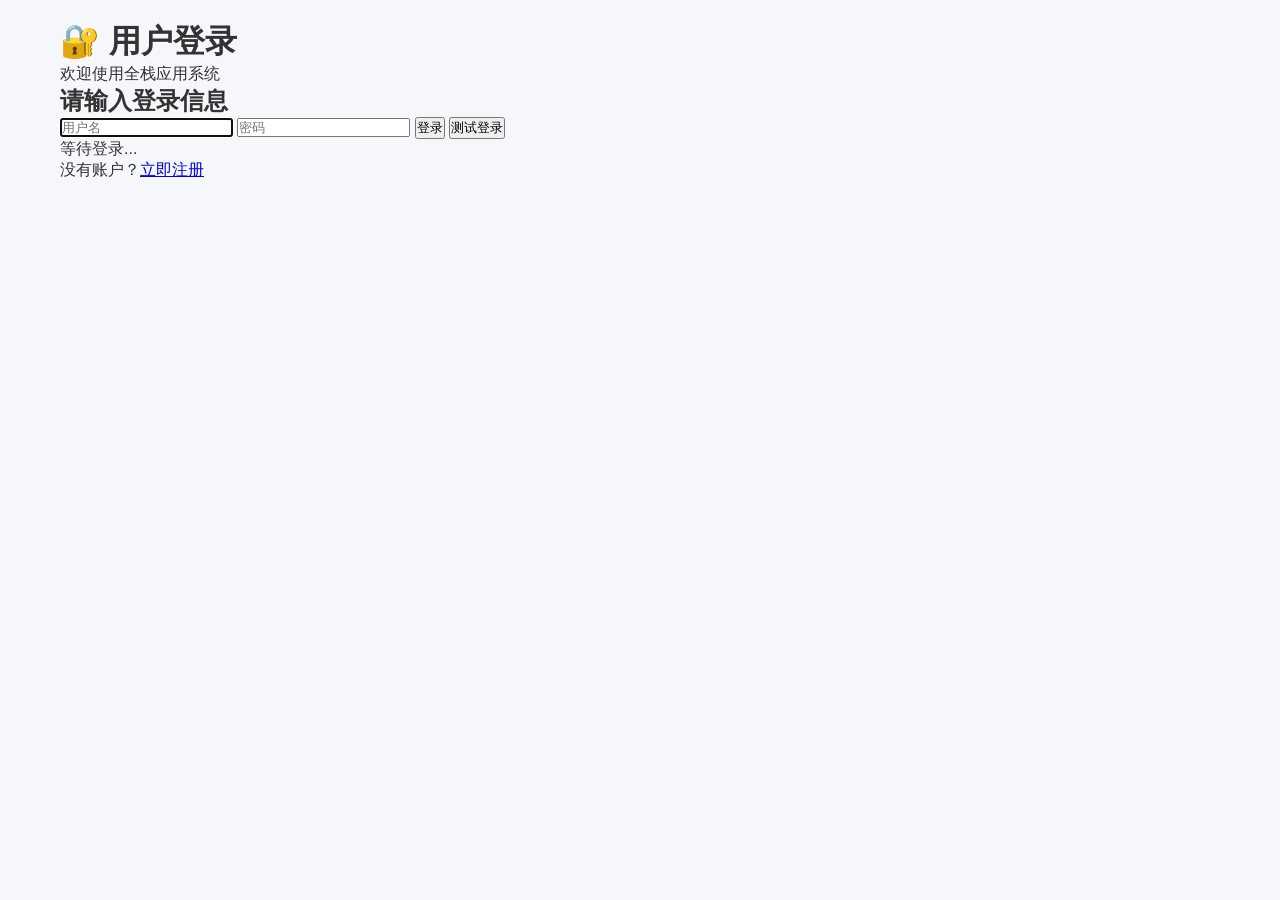
<file: frontend/login.html>
<!DOCTYPE html>
<html lang="zh-CN">
<head>
    <meta charset="UTF-8">
    <meta name="viewport" content="width=device-width, initial-scale=1.0">
    <title>用户登录 - 全栈应用</title>
    <link rel="stylesheet" href="style.css">
</head>
<body>
    <div class="container login-container">
        <header>
            <h1>🔐 用户登录</h1>
            <p>欢迎使用全栈应用系统</p>
        </header>

        <div class="section">
            <h2>请输入登录信息</h2>
            <div class="form-group">
                <input type="text" id="usernameInput" placeholder="用户名" class="input" autofocus>
                <input type="password" id="passwordInput" placeholder="密码" class="input">
                <button onclick="login()" class="btn btn-success">登录</button>
                <button onclick="testAutoLogin()" class="btn btn-info">测试登录</button>
            </div>
            <div id="loginResult" class="result">等待登录...</div>
        </div>

        <div class="login-footer">
            <p>没有账户？<a href="#" onclick="register()">立即注册</a></p>
        </div>
    </div>

    <script src="login.js"></script>
</body>
</html>
</file>
<file: frontend/aichat_login.css>
/* 重置样式 */
* {
    margin: 0;
    padding: 0;
    box-sizing: border-box;
}

body {
    font-family: 'Microsoft YaHei', 'Segoe UI', 'PingFang SC', 'Helvetica Neue', Arial, sans-serif;
    height: 100vh;
    overflow: hidden;
    background: linear-gradient(135deg, #667eea 0%, #764ba2 100%);
}

/* 登录容器 */
.login-container {
    display: flex;
    height: 100vh;
    width: 100%;
}

/* 左侧图片区域 */
.login-left {
    flex: 1;
    background: 
                url("my_imgs/p1.jpg");
    background-size: cover;
    background-position: center;
    background-repeat: no-repeat;
    position: relative;
    display: flex;
    align-items: center;
    justify-content: center;
    padding: 40px;
    color: white;
}

.image-overlay {
    max-width: 600px;
    text-align: center;
}

.welcome-text h1 {
    font-size: 3rem;
    font-weight: 700;
    margin-bottom: 20px;
    color: white;
    text-shadow: 2px 2px 4px rgba(0, 0, 0, 0.3);
}

.welcome-text h1 i {
    color: #EDA8A9;
    margin-right: 15px;
}

.subtitle {
    font-size: 1.5rem;
    opacity: 0.9;
    margin-bottom: 30px;
    color: rgba(255, 255, 255, 0.9);
}

.description {
    font-size: 1.1rem;
    line-height: 1.8;
    margin-bottom: 40px;
    color: rgba(255, 255, 255, 0.85);
}

.features {
    display: flex;
    justify-content: center;
    gap: 40px;
    margin-top: 50px;
    flex-wrap: wrap;
}

.feature-item {
    display: flex;
    flex-direction: column;
    align-items: center;
    gap: 10px;
}

.feature-item i {
    font-size: 2.5rem;
    color: #EDA8A9;
    margin-bottom: 10px;
}

.feature-item span {
    font-size: 1rem;
    font-weight: 500;
}

/* 右侧登录区域 */
.login-right {
    flex: 1;
    background: white;
    display: flex;
    flex-direction: column;
    align-items: center;
    justify-content: center;
    padding: 40px;
    overflow-y: auto;
}

.login-form-container {
    max-width: 400px;
    width: 100%;
}

.back-home {
    display: inline-flex;
    align-items: center;
    color: #667eea;
    text-decoration: none;
    font-weight: 500;
    margin-bottom: 20px;
    transition: color 0.3s ease;
}

.back-home:hover {
    color: #5a67d8;
}

.back-home i {
    margin-right: 8px;
}

/* 表单切换 */
.form-switch {
    display: flex;
    background: #f8f9fa;
    border-radius: 8px;
    padding: 4px;
    margin-bottom: 30px;
}

.switch-btn {
    flex: 1;
    padding: 12px;
    background-color: #b8b7b7;
    border: none;
    border-radius: 6px;
    font-size: 1rem;
    font-weight: 500;
    cursor: pointer;
    transition: all 0.3s ease;
    color: #020202;
}

.switch-btn.active{
    background-color: #b8b7b7;
    color: #92e3f7;
    box-shadow: 0 2px 8px rgba(231, 217, 217, 0.1);
}

/* 表单样式 */
.auth-form {
    display: none;
    width: 100%;
}

.auth-form.active {
    display: block;
}

.form-header {
    text-align: center;
    margin-bottom: 30px;
}

.form-header h2 {
    font-size: 1.8rem;
    color: #2c3e50;
    margin-bottom: 10px;
    font-weight: 600;
}

.form-header p {
    color: #718096;
    font-size: 0.95rem;
}

.form-group {
    margin-bottom: 20px;
}

.form-group label {
    display: block;
    margin-bottom: 8px;
    color: #4a5568;
    font-weight: 500;
    font-size: 0.9rem;
}

.form-group label i {
    margin-right: 8px;
    color: #a0aec0;
}

.form-group input {
    width: 100%;
    padding: 12px 16px;
    border: 2px solid #e2e8f0;
    border-radius: 8px;
    font-size: 0.95rem;
    transition: all 0.3s ease;
    background: #f8f9fa;
}

.form-group input:focus {
    outline: none;
    border-color: #2c2c2f;
    background: white;
    box-shadow: 0 0 0 3px rgba(102, 126, 234, 0.1);
}

.password-container {
    position: relative;
}

.toggle-password {
    position: absolute;
    right: 12px;
    top: 50%;
    transform: translateY(-50%);
    background: none;
    border: none;
    color: #a0aec0;
    cursor: pointer;
    padding: 4px;
    transition: color 0.3s ease;
}

.toggle-password:hover {
    color: #667eea;
}

.error-message {
    color: #f56565;
    font-size: 0.85rem;
    margin-top: 6px;
    min-height: 20px;
}

/* 表单选项 */
.form-options {
    display: flex;
    justify-content: space-between;
    align-items: center;
    margin-bottom: 25px;
}

.checkbox-container {
    display: flex;
    align-items: center;
    cursor: pointer;
    font-size: 0.9rem;
    color: #4a5568;
}

.checkbox-container input {
    position: absolute;
    opacity: 0;
    cursor: pointer;
}

.checkmark {
    position: relative;
    height: 18px;
    width: 18px;
    background-color: #f8f9fa;
    border: 2px solid #e2e8f0;
    border-radius: 4px;
    margin-right: 8px;
}

.checkbox-container input:checked ~ .checkmark {
    background-color: #667eea;
    border-color: #667eea;
}

.checkmark:after {
    content: "";
    position: absolute;
    display: none;
}

.checkbox-container input:checked ~ .checkmark:after {
    display: block;
}

.checkbox-container .checkmark:after {
    left: 5px;
    top: 2px;
    width: 5px;
    height: 9px;
    border: solid white;
    border-width: 0 2px 2px 0;
    transform: rotate(45deg);
}

.forgot-password {
    color: #667eea;
    text-decoration: none;
    font-size: 0.9rem;
    transition: color 0.3s ease;
}

.forgot-password:hover {
    color: #5a67d8;
    text-decoration: underline;
}

.terms-link {
    color: #667eea;
    text-decoration: none;
    transition: color 0.3s ease;
}

.terms-link:hover {
    color: #5a67d8;
    text-decoration: underline;
}

/* 提交按钮 */
.submit-btn {
    width: 100%;
    padding: 14px;
    background: #737778;
    color: white;
    border: none;
    border-radius: 8px;
    font-size: 1rem;
    font-weight: 600;
    cursor: pointer;
    transition: all 0.3s ease;
    position: relative;
    overflow: hidden;
    display: flex;
    justify-content: center;
    align-items: center;
    height: 48px;
}

.submit-btn:hover {
    transform: translateY(-2px);
    box-shadow: 0 8px 20px rgba(198, 209, 212, 0.3);
}

.submit-btn:active {
    transform: translateY(0);
}

.submit-btn:disabled {
    opacity: 0.7;
    cursor: not-allowed;
    transform: none;
}

/* 加载动画 */
.spinner {
    display: flex;
    justify-content: center;
    align-items: center;
    position: absolute;
    right: 20px;
}

.spinner div {
    width: 8px;
    height: 8px;
    background-color: white;
    border-radius: 100%;
    display: inline-block;
    animation: bounce 1.4s infinite ease-in-out both;
    margin: 0 2px;
}

.spinner .bounce1 {
    animation-delay: -0.32s;
}

.spinner .bounce2 {
    animation-delay: -0.16s;
}

@keyframes bounce {
    0%, 80%, 100% { 
        transform: scale(0);
    } 40% { 
        transform: scale(1.0);
    }
}

.hidden {
    display: none !important;
}

/* 消息框 */
.message-box {
    padding: 15px;
    border-radius: 8px;
    margin-top: 20px;
    text-align: center;
    font-weight: 500;
    font-size: 0.95rem;
}

.message-box.success {
    background-color: #c6f6d5;
    color: #22543d;
    border: 1px solid #9ae6b4;
}

.message-box.error {
    background-color: #fed7d7;
    color: #742a2a;
    border: 1px solid #fc8181;
}

.message-box.warning {
    background-color: #feebc8;
    color: #744210;
    border: 1px solid #fbd38d;
}

.message-box.info {
    background-color: #bee3f8;
    color: #2c5282;
    border: 1px solid #90cdf4;
}




.divider {
    display: flex;
    align-items: center;
    margin: 20px 0;
    color: #a0aec0;
}

.divider::before,
.divider::after {
    content: "";
    flex: 1;
    border-bottom: 1px solid #e2e8f0;
}

.divider span {
    padding: 0 15px;
    font-size: 0.9rem;
}

.social-login {
    display: grid;
    grid-template-columns: 1fr 1fr;
    gap: 15px;
}

.social-btn {
    padding: 12px;
    border: 2px solid #e2e8f0;
    background: white;
    border-radius: 8px;
    font-size: 0.95rem;
    font-weight: 500;
    cursor: pointer;
    transition: all 0.3s ease;
    display: flex;
    align-items: center;
    justify-content: center;
    gap: 8px;
}

.social-btn.google-btn {
    color: #DB4437;
}

.social-btn.github-btn {
    color: #333;
}

.social-btn:hover {
    border-color: #667eea;
    transform: translateY(-2px);
    box-shadow: 0 5px 15px rgba(0, 0, 0, 0.1);
}



.login-footer a {
    color: #a0aec0;
    text-decoration: none;
    transition: color 0.3s ease;
}

.login-footer a:hover {
    color: #667eea;
}

.version {
    margin-top: 5px;
    font-size: 0.8rem;
}

/* 模态框 */
.modal {
    position: fixed;
    top: 0;
    left: 0;
    width: 100%;
    height: 100%;
    background: rgba(0, 0, 0, 0.5);
    display: flex;
    align-items: center;
    justify-content: center;
    z-index: 1000;
    opacity: 0;
    visibility: hidden;
    transition: all 0.3s ease;
}

.modal.active {
    opacity: 1;
    visibility: visible;
}

.modal-content {
    background: white;
    border-radius: 12px;
    padding: 30px;
    max-width: 500px;
    width: 90%;
    max-height: 80vh;
    overflow-y: auto;
    transform: translateY(-20px);
    transition: transform 0.3s ease;
}

.modal.active .modal-content {
    transform: translateY(0);
}

.modal-header {
    display: flex;
    justify-content: space-between;
    align-items: center;
    margin-bottom: 20px;
    padding-bottom: 15px;
    border-bottom: 2px solid #f7f7f8;
}

.modal-header h3 {
    font-size: 1.3rem;
    color: #2c3e50;
    font-weight: 600;
}

.close-modal {
    background: none;
    border: none;
    font-size: 1.5rem;
    color: #a0aec0;
    cursor: pointer;
    transition: color 0.3s ease;
}

.close-modal:hover {
    color: #f56565;
}

.modal-body {
    color: #4a5568;
    line-height: 1.6;
}

.modal-body h4 {
    color: #2c3e50;
    margin: 15px 0 10px 0;
}

.modal-body ul {
    margin-left: 20px;
    margin-bottom: 15px;
}

.modal-body li {
    margin-bottom: 5px;
}

/* 响应式设计 */
@media (max-width: 1024px) {
    .login-container {
        flex-direction: column;
    }
    
    .login-left {
        flex: none;
        height: 40vh;
        padding: 20px;
    }
    
    .login-right {
        flex: none;
        height: 60vh;
        padding: 20px;
    }
    
    .welcome-text h1 {
        font-size: 2.2rem;
    }
    
    .subtitle {
        font-size: 1.2rem;
    }
    
    .description {
        font-size: 1rem;
    }
}

@media (max-width: 768px) {
    .login-left {
        height: 35vh;
    }
    
    .login-right {
        height: 65vh;
    }
    
    .features {
        gap: 20px;
        margin-top: 20px;
    }
    
    .feature-item i {
        font-size: 2rem;
    }
    
    .social-login {
        grid-template-columns: 1fr;
    }
    
    .modal-content {
        width: 95%;
        padding: 20px;
    }
}

@media (max-width: 480px) {
    .login-left {
        height: 30vh;
    }
    
    .login-right {
        height: 70vh;
        padding: 15px;
    }
    
    .form-header h2 {
        font-size: 1.5rem;
    }
    
    .welcome-text h1 {
        font-size: 1.8rem;
    }
    
    .form-options {
        flex-direction: column;
        align-items: flex-start;
        gap: 10px;
    }
    
    .form-switch {
        margin-bottom: 20px;
    }
}
/* 消息提示框样式 */
.message-box {
    margin: 15px 0;
    padding: 12px 15px;
    border-radius: 5px;
    text-align: center;
    font-size: 14px;
    transition: all 0.3s ease;
}

.message-box.success {
    background-color: #d4edda;
    color: #155724;
    border: 1px solid #c3e6cb;
}

.message-box.error {
    background-color: #f8d7da;
    color: #721c24;
    border: 1px solid #f5c6cb;
}

.message-box.hidden {
    display: none;
}

/* 加载动画样式 */
.spinner {
    display: inline-flex;
    margin-left: 10px;
}

.spinner.hidden {
    display: none;
}

.spinner div {
    width: 6px;
    height: 6px;
    background-color: #fff;
    border-radius: 100%;
    display: inline-block;
    animation: bounce 1.4s infinite ease-in-out both;
    margin: 0 2px;
}

.spinner .bounce1 {
    animation-delay: -0.32s;
}

.spinner .bounce2 {
    animation-delay: -0.16s;
}

@keyframes bounce {
    0%, 80%, 100% { 
        transform: scale(0);
    } 40% { 
        transform: scale(1.0);
    }
}

/* 按钮禁用状态 */
.submit-btn:disabled {
    opacity: 0.7;
    cursor: not-allowed;
}

/* 表单切换按钮激活状态 */
.switch-btn.active {
    background-color: #85868a;
    color: white;
    
}

/* 错误消息样式 */
.error-message {
    color: #dc3545;
    font-size: 12px;
    margin-top: 5px;
    min-height: 18px;
}
</file>
<file: frontend/style.css>
/* ==================== CSS重置 ==================== */
* {
    margin: 0;
    padding: 0;
    box-sizing: border-box;
}

body {
    font-family: 'Microsoft YaHei', Arial, sans-serif;
    background-color: #f5f7fa;
    color: #333;
}

/* ==================== 主容器 ==================== */
.container {
    width: 1200px;
    margin: 0 auto;
    padding: 20px;
}

/* ==================== 顶部区域 ==================== */
.header {
    height: 180px;
    color: white;
    text-align: center;
    line-height: 180px;
    margin-bottom: 30px;
    border-radius: 10px;
    position: relative;
    overflow: hidden;
}

.header h1 {
    font-size: 2.5rem;
    font-weight: 600;
    text-shadow: 2px 2px 4px rgba(0, 0, 0, 0.5);
    position: relative;
    z-index: 2;
}

/* ==================== 返回按钮 ==================== */
.back-btn {
    margin-bottom: 25px;
}

.back-btn a {
    display: inline-block;
    padding: 10px 20px;
    background: white;
    text-decoration: none;
    border-radius: 6px;
    font-weight: 500;
    transition: all 0.2s;
}

.back-btn a:hover {
    color: white;
}

/* ==================== 主体布局 ==================== */
.main-content {
    display: flex;
    height: 650px;
    background: white;
    border-radius: 10px;
    box-shadow: 0 4px 12px rgba(0, 0, 0, 0.1);
    overflow: hidden;
}

/* ==================== 左侧导航 ==================== */
.sidebar {
    width: 220px;
    background: #f8f9fa;
    border-right: 1px solid #eaeaea;
    padding: 25px;
}

.sidebar h3 {
    font-size: 1.3rem;
    margin-bottom: 25px;
    padding-bottom: 12px;
    border-bottom: 2px solid;
    text-align: center;
}

.nav-menu {
    list-style: none;
}

.nav-menu li {
    margin-bottom: 10px;
}

.nav-menu a {
    display: block;
    padding: 12px 16px;
    background: white;
    color: #555;
    text-decoration: none;
    border-radius: 6px;
    border: 1px solid #e0e0e0;
    transition: all 0.2s;
}

.nav-menu a:hover,
.nav-menu a.active {
    color: white;
}

/* ==================== 右侧内容区 ==================== */
.content-area {
    flex: 1;
    padding: 25px;
    overflow-y: auto;
}

/* 滚动条样式 */
.content-area::-webkit-scrollbar,
.sidebar::-webkit-scrollbar {
    width: 6px;
}

.content-area::-webkit-scrollbar-track,
.sidebar::-webkit-scrollbar-track {
    background: #f1f1f1;
    border-radius: 3px;
}

/* ==================== 分类区 ==================== */
.philosopher-section,
.character-section,
.writer-section {
    margin-bottom: 35px;
    animation: fadeIn 0.4s ease forwards;
}

.philosopher-section h2,
.character-section h2,
.writer-section h2 {
    font-size: 1.6rem;
    margin-bottom: 20px;
    padding-left: 15px;
    border-left: 4px solid;
}

/* ==================== 网格布局 ==================== */
.philosopher-grid,
.character-grid,
.writer-grid {
    display: grid;
    grid-template-columns: repeat(3, 1fr);
    gap: 20px;
}

/* ==================== 卡片样式 ==================== */
.philosopher-card,
.character-card,
.writer-card {
    background: white;
    border-radius: 8px;
    overflow: hidden;
    box-shadow: 0 3px 8px rgba(0, 0, 0, 0.1);
    border: 1px solid #f0f0f0;
    transition: all 0.3s;
}

.philosopher-card:hover,
.character-card:hover,
.writer-card:hover {
    box-shadow: 0 6px 16px rgba(0, 0, 0, 0.15);
    transform: translateY(-5px);
}

.card-image {
    height: 180px;
    overflow: hidden;
    background-color: #f5f5f5;
    display: flex;
    justify-content: center;
    align-items: center;
    position: relative;
}

.character-card .card-image {
    background-color: #2c3e50;
}

.character-card .card-image::before {
    content: "";
    position: absolute;
    top: 0;
    left: 0;
    right: 0;
    bottom: 0;
    background: linear-gradient(to bottom, rgba(0,0,0,0.1), rgba(0,0,0,0.3));
}

.character-card:hover .card-image::before {
    background: linear-gradient(to bottom, rgba(0,0,0,0.2), rgba(0,0,0,0.5));
}

.card-image img {
    width: 100%;
    height: 100%;
    object-fit: cover;
    transition: transform 0.3s;
}

.philosopher-card:hover .card-image img,
.character-card:hover .card-image img,
.writer-card:hover .card-image img {
    transform: scale(1.05);
}

.card-content {
    padding: 18px;
}

.card-content h3 {
    font-size: 1.2rem;
    margin-bottom: 8px;
}

.card-role,
.card-era {
    font-size: 0.9rem;
    margin-bottom: 12px;
    font-style: italic;
}

.card-description {
    color: #666;
    font-size: 0.95rem;
    line-height: 1.5;
    margin-bottom: 18px;
    height: 42px;
    overflow: hidden;
}

/* ==================== 对话按钮 ==================== */
.chat-btn {
    width: 100%;
    padding: 12px;
    color: white;
    border: none;
    border-radius: 6px;
    cursor: pointer;
    font-size: 1rem;
    font-weight: 500;
    transition: all 0.2s;
}

/* ==================== 分类标签 ==================== */
.category-tag {
    display: inline-block;
    padding: 4px 10px;
    background: #edf2f7;
    color: #4a5568;
    border-radius: 4px;
    font-size: 0.8rem;
    margin-right: 8px;
    margin-bottom: 5px;
}

.tags-container {
    margin-bottom: 10px;
    min-height: 30px;
}

/* ==================== 作品标识 ==================== */
.work-badge {
    position: absolute;
    top: 10px;
    right: 10px;
    background: rgba(0, 0, 0, 0.7);
    color: white;
    padding: 4px 10px;
    border-radius: 4px;
    font-size: 0.75rem;
    z-index: 2;
}

/* ==================== 占位图片样式 ==================== */
.placeholder-img {
    width: 100%;
    height: 100%;
    display: flex;
    justify-content: center;
    align-items: center;
    background: linear-gradient(135deg, #2c3e50 0%, #4a6491 100%);
    color: #f1faee;
    font-size: 1rem;
    font-weight: 500;
    text-align: center;
    padding: 10px;
}

/* ==================== 动画效果 ==================== */
@keyframes fadeIn {
    from {
        opacity: 0;
        transform: translateY(10px);
    }
    to {
        opacity: 1;
        transform: translateY(0);
    }
}

/* ==================== 响应式设计 ==================== */
@media (max-width: 1250px) {
    .container {
        width: 95%;
    }
    
    .philosopher-grid,
    .character-grid,
    .writer-grid {
        grid-template-columns: repeat(2, 1fr);
    }
}

@media (max-width: 768px) {
    .main-content {
        flex-direction: column;
        height: auto;
    }
    
    .sidebar {
        width: 100%;
        height: auto;
        border-right: none;
        border-bottom: 1px solid #eaeaea;
    }
    
    .philosopher-grid,
    .character-grid,
    .writer-grid {
        grid-template-columns: 1fr;
    }
    
    .header h1 {
        font-size: 2rem;
    }
}
</file>
